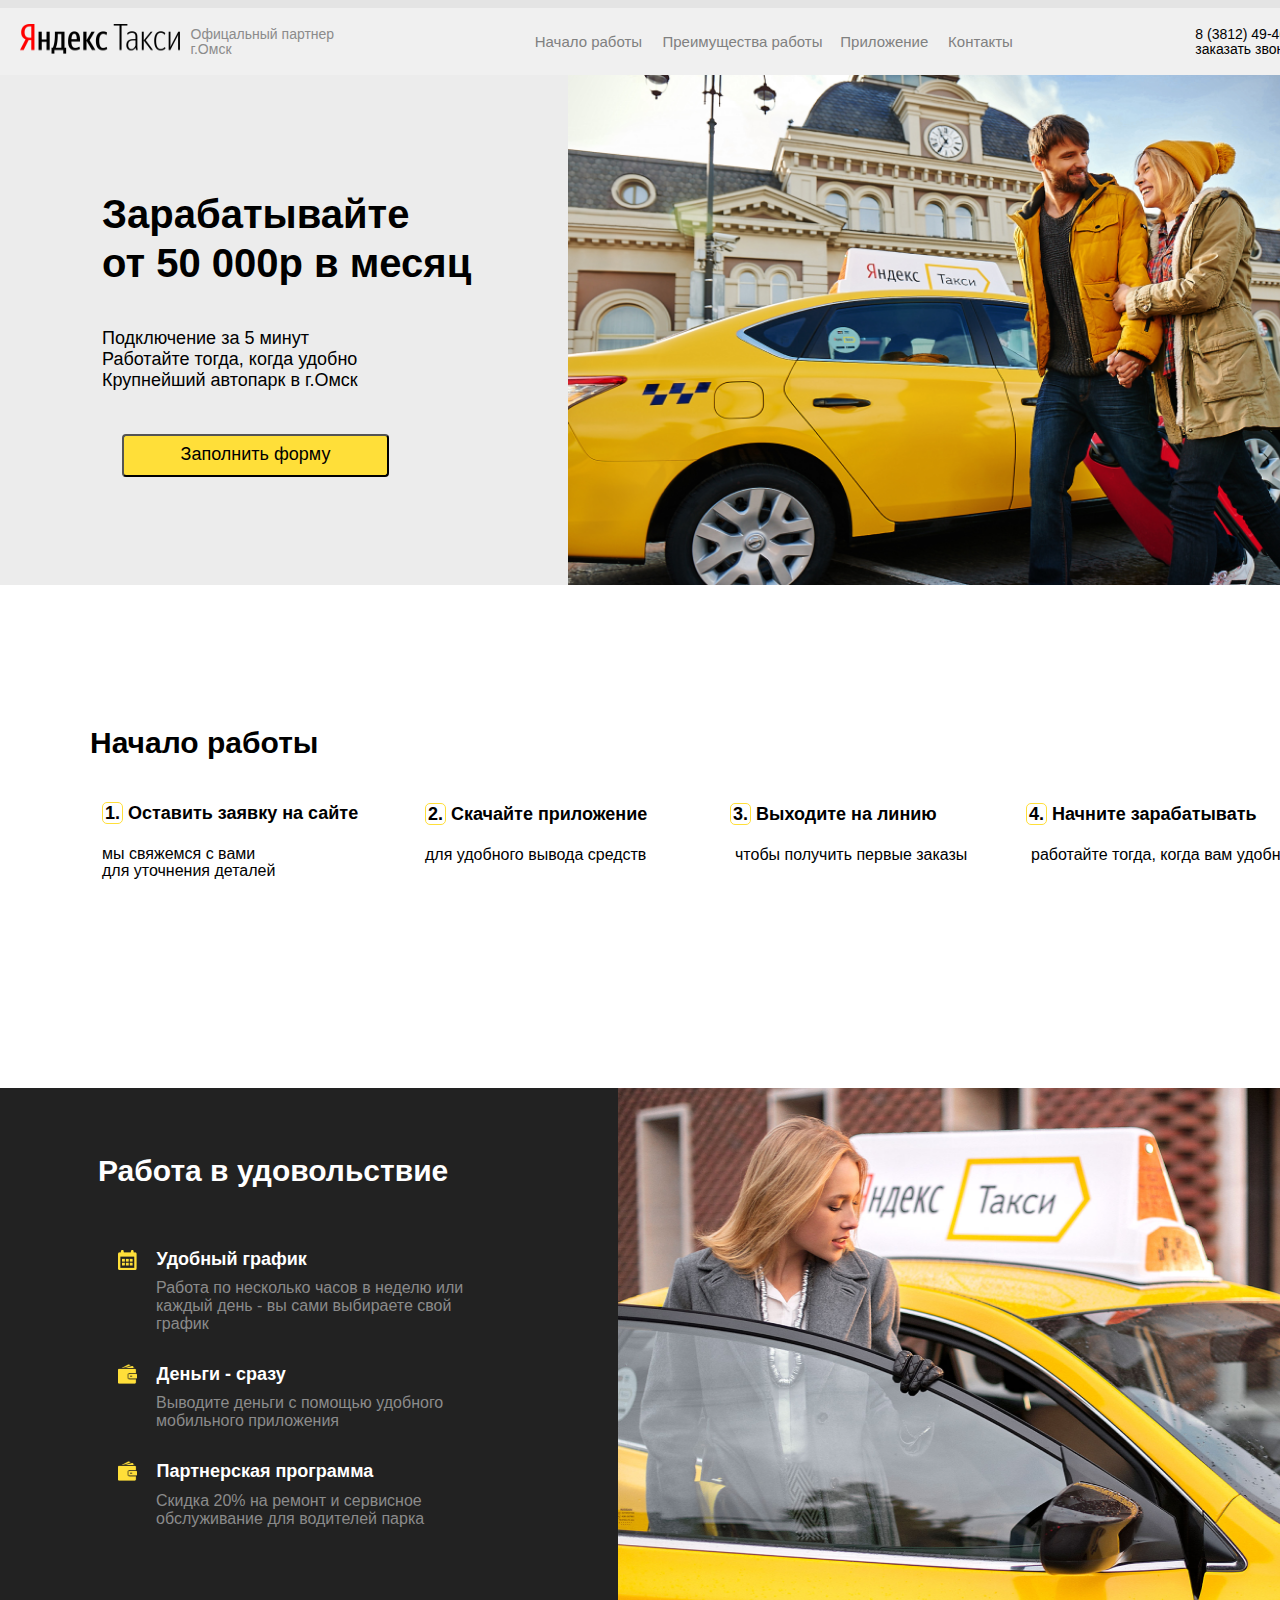
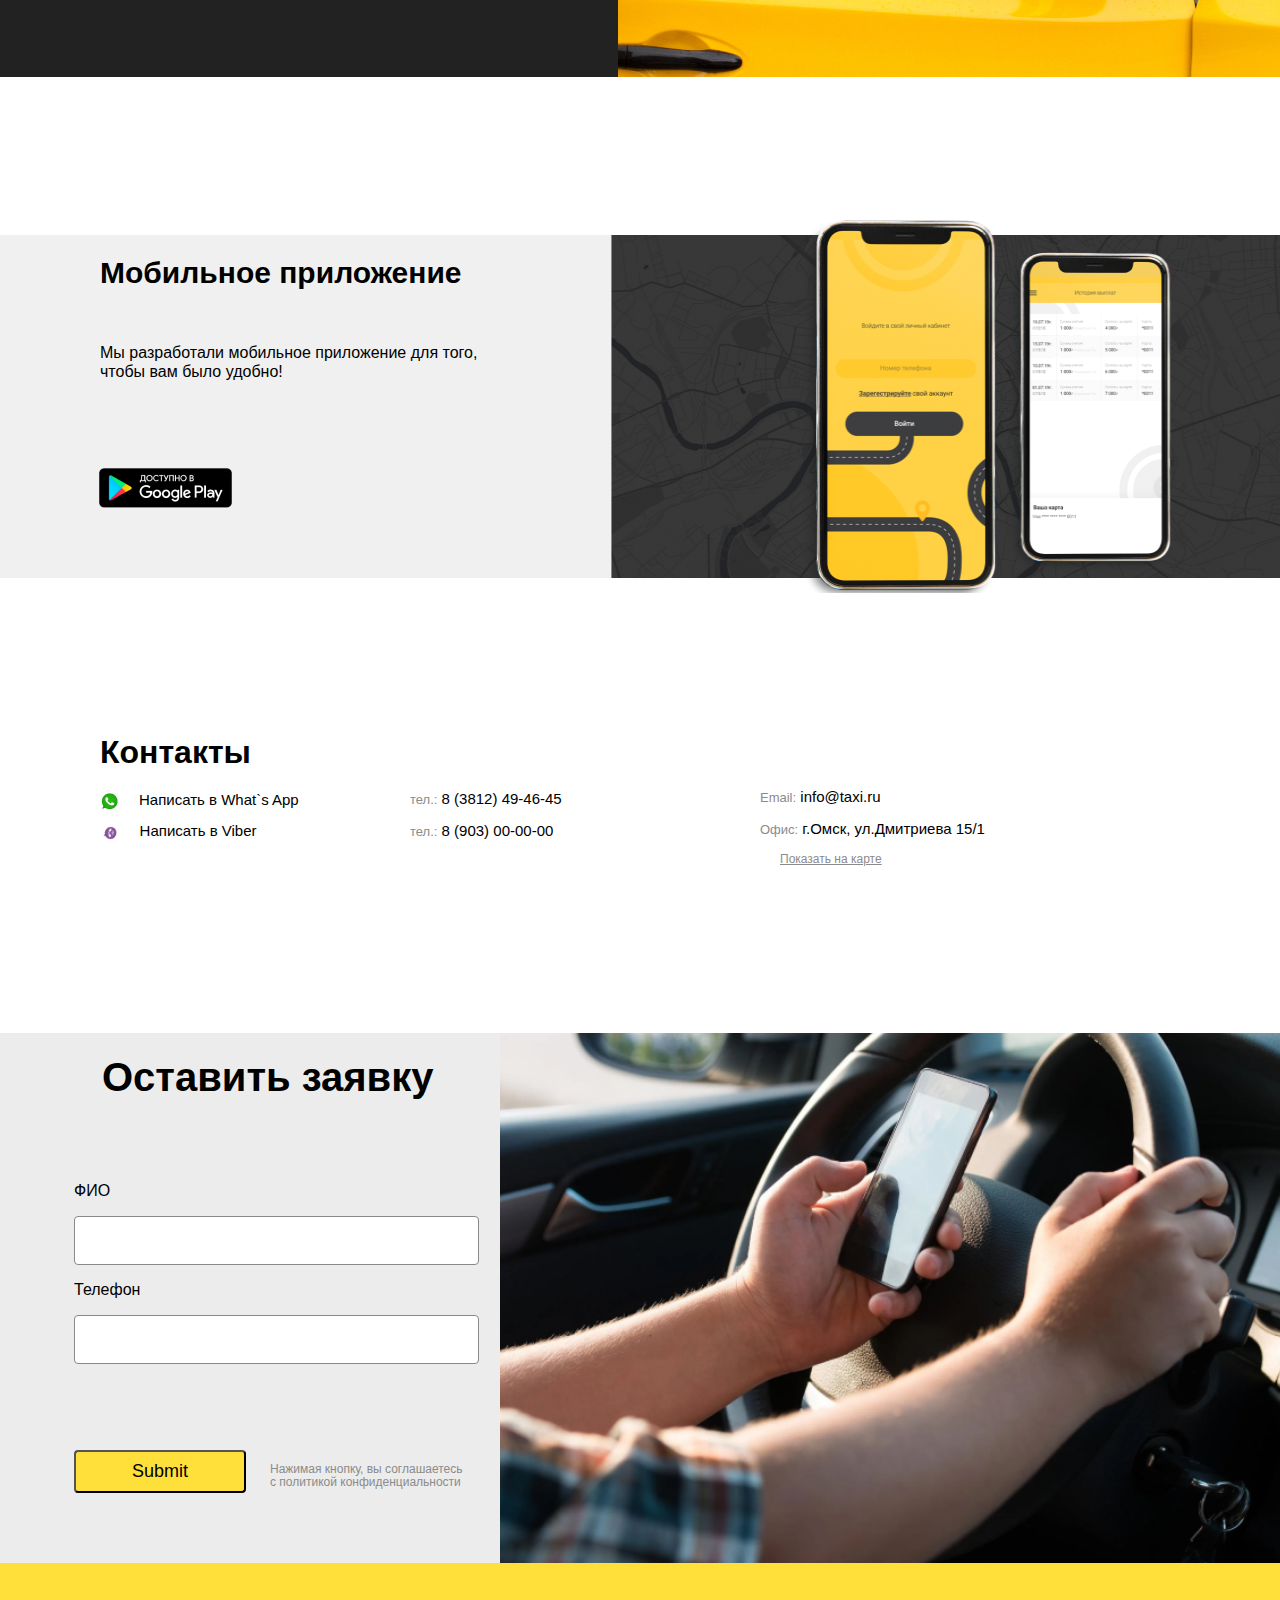
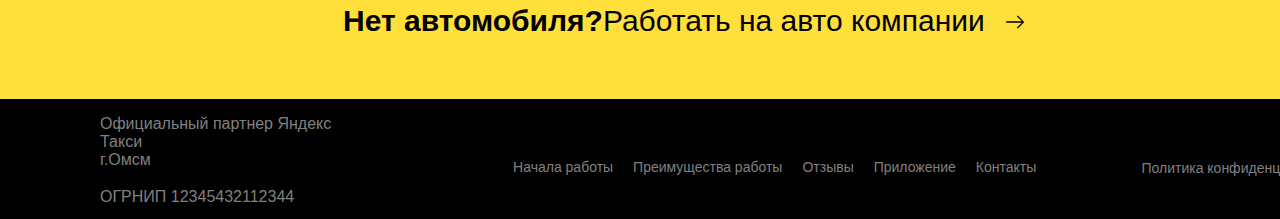
<file: index.html>
<!DOCTYPE html>
<html lang="ru">

<head>
    <meta charset="UTF-8">
    <meta name="viewport" content="width=device-width, initial-scale=1.0">
    <link rel="stylesheet" href="style.css">
    <script src="/jquery-3.7.0.min.js"></script>
    <link rel = "shortcut icon" href = "/image/TaxiIMG.png" type = "image/png">
    <title >Яндекс Такси</title>
</head>

<body>
    
    <header class="header">
        <div>
            <div class="header__inner">
                <div class="img">
                    <a href="#"><img src="image/YTaxi.png" /> </a>
                </div>
                <div class="p">
                    <p style="margin-left: 30px;">Офицальный партнер <br> г.Омск</p>
                </div>
                <nav class="nav">
                    <a class="nav_link1" href="#top">Начало работы</a>
                    <a class="nav_link2" href="#job">Преимущества работы</a>
                    <a class="nav_link3" href="#middle">Приложение</a>
                    <a class="nav_link4" href="#contact">Контакты</a>
                </nav>
                <div class="p">
                    <p style="color: black;"><b>8 (3812) 49-46-45</b> <br>
                        заказать звонок</p>
                </div>
                <div>
                    <a href="#"></a>
                </div>
            </div>
        </div>
    </header>
    <div id="top">
        <div class="introduction block ">
            <div>
                <p class="font">
                    Зарабатывайте<br>
                    от 50 000р в месяц
                </p>
                <p class="sec"> Подключение за 5 минут<br>
                    Работайте тогда, когда удобно<br>
                    Крупнейший автопарк в г.Омск
                </p>
                <a href="#end"><input id="scrl" class="button" type="submit" form="data" value="Заполнить форму"></a>
            </div>
            <div>
                <img class="size" src="image/start.png">
            </div>
        </div>
    </div>
    </div>

    <div>
        <div class="job introduction">
            <div>
                <h1>Начало работы</h1>
                <h3>
                    <snap>1.</snap>
                    Оставить заявку на сайте
                </h3>
                <p> мы свяжемся с вами <br> для уточнения деталей</p>
            </div>
            <div>
                <h3 style="margin-top: 218px; margin-left: 25px;">
                    <snap>2.</snap>
                    Скачайте приложение
                </h3>
                <p style="margin-left: 25px;"> для удобного вывода средств</p>
            </div>
            <div>
                <h3 style="margin-top: 218px; margin-left: 30px;">
                    <snap>3.</snap>
                    Выходите на линию
                </h3>
                <p style="margin-left: 35px;"> чтобы получить первые заказы</p>
            </div>
            <div style="margin-left: -44px;">
                <h3 style="margin-top: 218px; margin-left: 70px;">
                    <snap>4.</snap>
                    Начните зарабатывать
                </h3>
                <p style="margin-left: 75px;">работайте тогда, когда вам удобно </p>
            </div>
        </div>
    </div>


    <div id="job">
        <div class="pleasure block">
            <div>
                <h1> Работа в удовольствие</h1>
                <div style="margin-top: 60px;">
                    <h2><img id="frame" src="image/frame.png">
                        Удобный график</h3>
                        <p>Работа по несколько часов в неделю или<br> каждый день - вы сами выбираете свой<br> график
                        </p>
                        <h2 id="money"><img id="frame" src="image/frame-2.png">Деньги - сразу</h2>
                        <p>Выводите деньги с помощью удобного мобильного приложения</p>
                        <h2 id="open"><img id="frame" src="image/frame-2.png">Партнерская программа </h2>
                        <p>Скидка 20% на ремонт и сервисное обслуживание для водителей парка</p>
                </div>
            </div>
            <div>
                <img src="image/image3.png">
            </div>
        </div>

    </div>


    <div id="empty">
    </div>

    <div id="middle">
        <div class="mobile block">
            <div id="app">
                <div>
                    <h1>Мобильное приложение</h1>
                    <p>Мы разработали мобильное приложение для того,<br>
                        чтобы вам было удобно!</p>
                    <img id="market" src="image/market.png">
                </div>
            </div>
            <div><img id="phone" src="image/Group 1.png"></div>
        </div>
        <div id="empty2">
        </div>

    </div>

    <div id="contact">

        <div class="contacts">
            <div>
                <h1>Контакты</h1>
                <p><img id="wa" src="image/iwa-2.png">Написать в What`s App</p4>
                <p><img id="viber" src="image/viber.png">Написать в Viber</p4>
            </div>
            <div id="Div">
                <p><span id="snap">тел.:</span> 8 (3812) 49-46-45</p>
                <p><span id="snap">тел.:</span> 8 (903) 00-00-00</p>
            </div>
            <div id="Div2">
                <p><span id="snap">Email:</span> info@taxi.ru</p>
                <p><span id="snap">Офис:</span> г.Омск, ул.Дмитриева 15/1</p>
                <a target="_blank"
                    href="https://yandex.ru/maps/66/omsk/house/ulitsa_dmitriyeva_15_1/Y0oYdQdkS0QBQFtufXV2eXpnZw==/?ll=73.304216%2C54.978643&z=17">Показать
                    на карте</a>
            </div>
        </div>
    </div>
    <div id="end">

        <div class="form introduction block">
            <div id="response">
                <form id="myForm" action="./form.php" method="POST">
                    <script src="form.js"></script>
                    <p class="font" style="margin-top: 20px;">
                        Оставить заявку
                    </p>
                    <p style="margin-left: 74px; margin-top: 80px;">ФИО</p>
                    <p><input class="inputName" type="text" name="name" required></p>
                    <p style="margin-left: 74px;">Телефон</p>
                    <p><input style="margin-top:0;" class="inputName" type="tel" name="number" required></p>
                    <input id="scrl" style="margin-top: 70px; margin-left: 74px; " type="submit">
                    <p class="text4">Нажимая кнопку, вы соглашаетесь<br>
                        с политикой конфиденциальности
                    </p>
                </form>
            </div>
            <div>
                <div>
                    <img src="image/image-2.png">
                </div>
            </div>
        </div>
    </div>

    <div class="last">
        <p id="first"> Нет автомобиля? </p>
        <p> Работать на авто компании <img src="image/right.svg"></p>

    </div>


    <footer class="footer">
        <div>
            <p>Официальный партнер Яндекс Такси<br>
                г.Омсм
            </p>
            <br>
            <p id="second_p">ОГРНИП 12345432112344</p>
        </div>
        <nav>
            <a href="#top"> Начала работы</a>
            <a href="#job">Преимущества работы</a>
            <a href="#"> Отзывы</a>
            <a href="#middle">Приложение</a>
            <a href="#contact">Контакты</a>
            <a target="_blank" id="police" href="https://yandex.ru/legal/confidential/">Политика конфиденциальности</a>
        </nav>
    </footer>
</body>

</html>
</file>
<file: style.css>
body {
    display: flex;
    flex-direction: column;
    max-width: 1328px;
    min-height: auto;
    margin-left: auto;
    margin-right: auto;
    background-color: rgb(228, 228, 228);
}

html {
    height: 100%;
    scroll-behavior: smooth;
    font-family: '/font/YandexSansDisplay.ttf', Arial, Helvetica, sans-serif;
}

.li {
    display: flex;
    width: 599px;
    height: 29px;
    flex-direction: column;
    justify-content: center;
    flex-shrink: 0;
}

img {
    display: flex;
    width: 160px;
    height: 30px;
    justify-content: center;
    align-items: center;
    margin: auto;
}

.header {
    background: #F0F0F0;
    width: 1368px;
    height: 67px;
    z-index: 1000;
}

.header__inner {
    background: #F0F0F0;
    display: flex;
    justify-content: space-between;
    align-items: center;
}

a {
    text-decoration: none;
    margin: 0 20px;
    color: gray;
    font-size: 15px;
    float: left;
}

a:hover {
    text-decoration: none;
    color: black;
}

.p {
    margin-left: 10px;
    margin-top: 5px;
    align-items: center;
    margin-left: -60px;
    color: #8B8B8B;
    font-size: 14px;
    font-weight: 300;
    line-height: 107%;
    color: #8B8B8B;
}

.foot {
    margin: 0 10px;
    margin-left: -60px;
    color: #8B8B8B;
    font-size: 14px;
    color: #8B8B8B;
}

.nav {
    position: relative;
    box-sizing: border-box;
    width: 100%;
    max-width: 880px;
    height: 55px;
    font-size: 1.63vw;
    border-bottom-left-radius: 10px;
    border-bottom-right-radius: 10px;
}

.nav_link1 {
    margin-top: 5px;
    align-items: center;
    margin-left: 180px;
    display: inline-block;
    box-sizing: border-box;
    vertical-align: top;
    position: relative;
    width: 24.18%;
    text-align: left;
    text-decoration: none;
    height: 55px;
    line-height: 50px;
}

.nav_link2 {
    margin-top: 5px;
    align-items: center;
    margin-left: -105px;
    display: inline-block;
    box-sizing: border-box;
    vertical-align: top;
    position: relative;
    width: 24.18%;
    text-align: left;
    text-decoration: none;
    height: 55px;
    line-height: 50px;
}

.nav_link3 {
    margin-top: 5px;
    align-items: center;
    margin-left: -55px;
    display: inline-block;
    box-sizing: border-box;
    vertical-align: top;
    position: relative;
    width: 24.18%;
    text-align: left;
    text-decoration: none;
    height: 55px;
    line-height: 50px;
}

.nav_link4 {
    margin-top: 5px;
    align-items: center;
    margin-left: -125px;
    display: inline-block;
    box-sizing: border-box;
    vertical-align: top;
    position: relative;
    width: 24.18%;
    text-align: left;
    text-decoration: none;
    height: 55px;
    line-height: 50px;
}



.nav_number {
    display: flex;
    width: 160px;
    height: 30px;
    justify-content: center;
    align-items: center;
    margin: auto;
}

p.number {
    text-align: right;
    margin-top: -95px;
    color: #000;
    font-size: 16px;
    font-weight: 700;
    line-height: 107%;

}


.introduction {
    margin-top: -80px;
    width: 606px;
    height: 530px;
    flex-shrink: 0;
    background-color: rgba(236, 236, 236, 1);

}

.font {
    text-align: justify;
    margin-left: 102px;
    margin-top: 115px;
    color: #000;
    font-size: 40px;
    font-weight: 700;
    line-height: 122.5%;
}

.sec {
    text-align: justify;
    margin-left: 102px;
    color: #000;
    font-size: 18px;

}

.button {
    width: 267px;
    height: 43px;
    flex-shrink: 0;
    border-radius: 4px;
    background: #FFDF39;
    color: #000;
    font-size: 18px;
    line-height: 107%;
    margin-left: 102px;
    margin-top: 25px;
}

.button:hover {
    background: #e4bc0c;
}

.size {
    width: 801px;
    height: 510px;
    flex-shrink: 0;
    margin-left: 68px;

}

.block {
    margin: 0 auto;
    display: grid;
    grid-template-columns: 500px 1fr 2fr;
    border: none;
    margin: 0;
}

.footer {
    display: flex;
    width: 1368px;
    height: 120px;
    background-color: black;
}

.footer nav {
    position: relative;
    margin-left: 169px;
    margin-top: 60px;
    max-width: 880px;
}

.footer #police {
    margin-top: -15px;
    margin-left: 169px;
    float: right;

}

.footer a {
    font-size: 14px;
    flex-direction: row;
    margin-left: auto;
    margin-top: auto;
}

.job {
    display: grid;
    grid-template-columns: 400px 300px 300px 350px;
    width: 1368px;
    height: 503px;
    background: #FFF;
    margin-top: -20px;
}

.job h1 {
    margin-top: 140px;
    margin-left: 90px;
    color: #000;
    font-size: 30px;
    font-weight: 700;
    line-height: 122.5%;
}

.job h3 {
    position: relative;
    margin-top: 40px;
    margin-left: 102px;
    color: #000;
    font-size: 18px;
    font-weight: 700;
    line-height: 122.5%;
}

.job snap {
    box-sizing: border-box;
    padding: 10px 2px;
    display: inline-block;
    line-height: 0px;
    border: 1px solid #FFDF39;
    border-radius: 5px;
}

.job p {
    margin-top: 20px;
    margin-left: 102px;
    flex-shrink: 0;
    color: #000;
    font-size: 16px;
    line-height: 107%;
}

.pleasure {
    width: 806;
    height: 589px;
    flex-shrink: 0;
    background-color: #222;
}

.pleasure h1 {
    margin-top: 65px;
    margin-left: 98px;
    color: #FFF;
    font-size: 30px;
    font-family: sans-serif;
    font-weight: 700;
    line-height: 122.5%;
}

.pleasure img {
    width: 751px;
    height: 589px;
    flex-shrink: 0;
    margin-left: 118px;
}

.pleasure #frame {
    width: 18.575px;
    height: 20px;
    float: left;
    margin-right: 20px;
}

.pleasure h2 {
    font-size: 18px;
    color: #FFF;
    font-style: normal;
    font-weight: 600;
    line-height: 107%;
}

.pleasure p {
    margin-top: -5px;
    margin-left: 156px;
    float: left;
    flex-direction: column;
    color: #8B8B8B;
    font-size: 16px;
    font-style: normal;
    font-weight: 100;
}

.pleasure #money {
    float: left;
    color: #FFF;
    font-size: 18px;
    font-style: normal;
    font-weight: 600;
    line-height: 115%;
}

.pleasure #open {
    float: left;
    color: #FFF;
    font-size: 18px;
    font-style: normal;
    font-weight: 600;
    line-height: 115%;
}

#empty {
    width: 1368px;
    height: 158px;
    flex-shrink: 0;
    background-color: #FFF;
}

#empty2 {
    width: 1368px;
    height: 15px;
    flex-shrink: 0;
    background-color: #FFF;
}

.mobile {
    width: 699px;
    height: 343px;
    flex-shrink: 0;
    background: #F0F0F0;
}

.mobile #phone {
    margin-top: -74px;
    margin-left: 75px;
    width: 793px;
    height: 478px;

}

.mobile h1 {
    color: #000;
    font-size: 30px;
    font-style: normal;
    font-weight: 700;
    line-height: 122.5%;
}

.mobile p {
    color: #000;
    font-size: 16px;
    font-style: normal;
    font-weight: 300;
    line-height: 122.5%;
    margin-top: 51px;
}

.mobile #app {
    margin-left: 100px;
}

#market {
    position: relative;
    margin-left: -10px;
    bottom: -51px;
    width: 151px;
    height: 78px;
    flex-shrink: 0;
}

.contacts {
    display: grid;
    grid-template-columns: 350px 350px 350px;
    width: 1368px;
    height: 440px;
    flex-shrink: 0;
    background-color: white;
}

.contacts h1 {
    margin-top: 141px;
    margin-left: 100px;
}

.contacts p {
    color: #000;
    font-size: 15px;
    font-style: normal;
    font-weight: 400;
    line-height: 107%;
}

.contacts #viber {
    width: 19.624px;
    height: 22px;
    transform: rotate(23.731deg);
    margin-left: 100px;
    margin-right: 20px;
    float: left;
    flex-shrink: 0;
}

.contacts #wa {
    float: left;
    width: 19px;
    height: 19px;
    margin-left: 100px;
    margin-right: 20px;
}

.contacts #Div {
    font-size: 14px;
    margin-top: 182.5px;
    margin-left: 60px;
}

.contacts #Div2 {
    font-size: 14px;
    margin-top: 180.5px;
    margin-left: 60px;
}

.contacts #snap {
    font-size: 13px;
    color: rgba(139, 139, 139, 1);
}

.contacts a {
    color: #8B8B8B;
    font-size: 12px;
    font-style: normal;
    font-weight: 300;
    line-height: 107%;
    text-decoration-line: underline;

}

.last {
    display: flex;
    position: static;
    justify-self: center;
    width: 1368px;
    height: 136px;
    background-color: #FFDF39;

}


.last img {
    width: 18px;
    height: 18px;
    float: right;
    margin-top: 10px;
    margin-left: 21px;
}

.last #first {
    margin-left: 343px;
    margin-top: 40px;
    color: #000;
    font-size: 30px;
    font-style: normal;
    font-weight: 700;
    line-height: 122.5%;
}

.last p {
    margin-top: 40px;
    color: #000;
    font-size: 30px;
    font-style: normal;
    line-height: 122.5%;
}

.resolution {
    margin-left: 500px;
    margin-top: 60px;
    font-size: 30px;
    font-weight: 600;
}


.form {}

.form #scrl {
    width: 172px;
    height: 43px;
    flex-shrink: 0;
    border-radius: 4px;
    background: #FFDF39;
    color: #000;
    font-size: 18px;
    line-height: 107%;
    margin-left: 102px;
    margin-top: 25px;
}
.form #scrl:hover{
    background: #e4bc0c;
}

.form #plc {
    font-size: 12px;
    text-decoration-line: underline;
}

.form img {
    width: 870px;
    height: 530px;
    flex-shrink: 0;
}

.footer a:hover {
    text-decoration: none;
    color: white;
}

.footer p {
    color: gray;
    margin-left: 100px;
    font-size: 16px;

}

.footer #second_p {
    margin-top: -15px;
}

.inputName {
    width: 399px;
    height: 45px;
    margin-top: 0px;
    margin-left: 74px;
    flex-shrink: 0;
    border-radius: 4px;
    border: 0.3px solid #898989;
    background: #FFF;
    font-size: 20px;
}

.text4 {
    position: relative;
    box-sizing: border-box;
    margin-left: 270px;
    margin-top: -30px;
    color: #8B8B8B;
    font-size: 12px;
    font-weight: 300;
    line-height: 107%;
}

.form button {
    width: 172px;
    height: 43px;
    flex-shrink: 0;
    border-radius: 4px;
    background: #FFDF39;
    color: #000;
    font-size: 18px;
    line-height: 107%;
    margin-left: 102px;
    margin-top: -20px;
}
</file>
